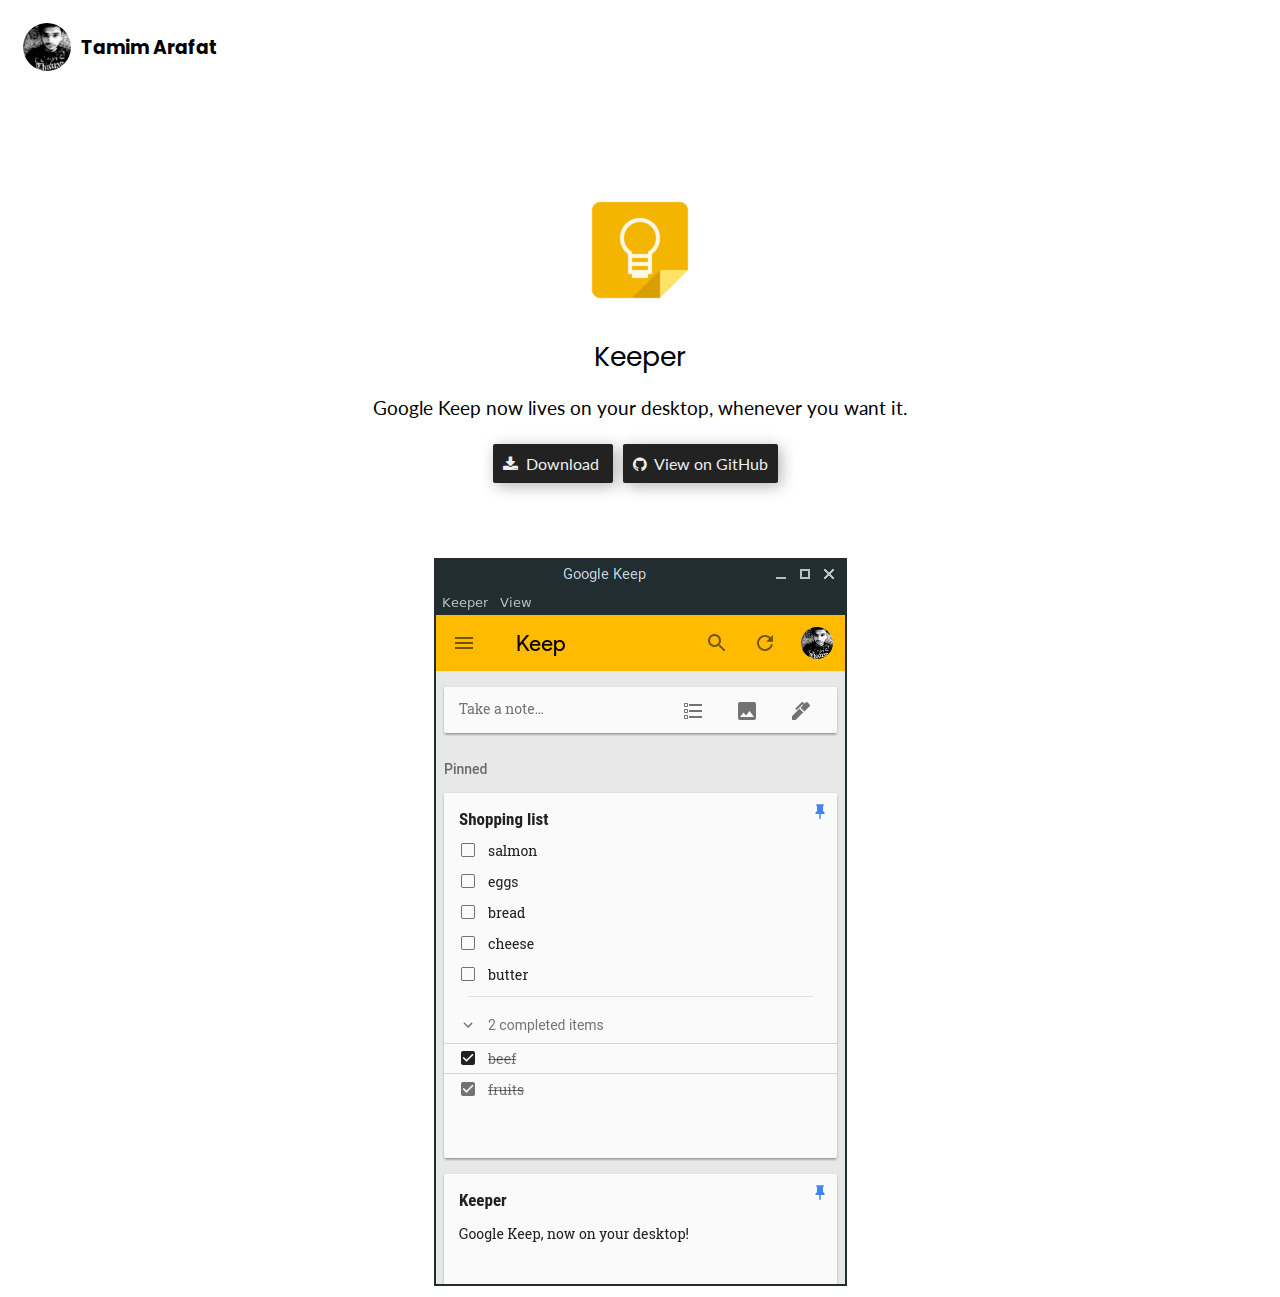
<file: projects/keeper.html>
<!DOCTYPE html>
<html lang="en">

<head>
    <meta charset="UTF-8">
    <meta name="viewport" content="width=device-width, initial-scale=1.0">
    <meta http-equiv="X-UA-Compatible" content="ie=edge">
    <!-- <script src='https://cdnjs.cloudflare.com/ajax/libs/jquery/3.3.1/jquery.min.js'></script> -->
    <link rel='stylesheet' href='https://cdnjs.cloudflare.com/ajax/libs/font-awesome/4.7.0/css/font-awesome.min.css' />
    <link rel="stylesheet" href="../css/project.min.css">
    <title>Keeper - Tamim Arafat</title>
</head>

<body>
    <div class="topNav">
        <a href="/index.html" class="navHeaderLink">
            <div class="navHeader">
                <img class="topImage" src="/res/me.png" alt="tamim" aria-hidden="true" height="48px" width="48px">
                <span class="topName">Tamim Arafat</span>
            </div>
        </a>
    </div>

    <div class="projectContainer">
        <div class="projectLogo">
            <img src="/res/keeper-logo.png" alt="keeper-logo">
        </div>
        <div class="projectName">Keeper</div>
        <div class="projectDesc">Google Keep now lives on your desktop, whenever you want it.</div>
        <div class="projectButtons">
            <a href="https://github.com/arafatamim/keeper/releases/latest" id="btnDownload">
                <i class="fa fa-download"></i>&nbsp;&nbsp;Download
            </a>
            <a href="https://github.com/arafatamim/keeper/" id="btnGitHub">
                <i class="fa fa-github"></i>&nbsp;&nbsp;View on GitHub
            </a>
        </div>
        <div class="projectImages">
            <img src="/res/keeper.png" alt="keeper">
        </div>
    </div>
</body>

</html>
</file>
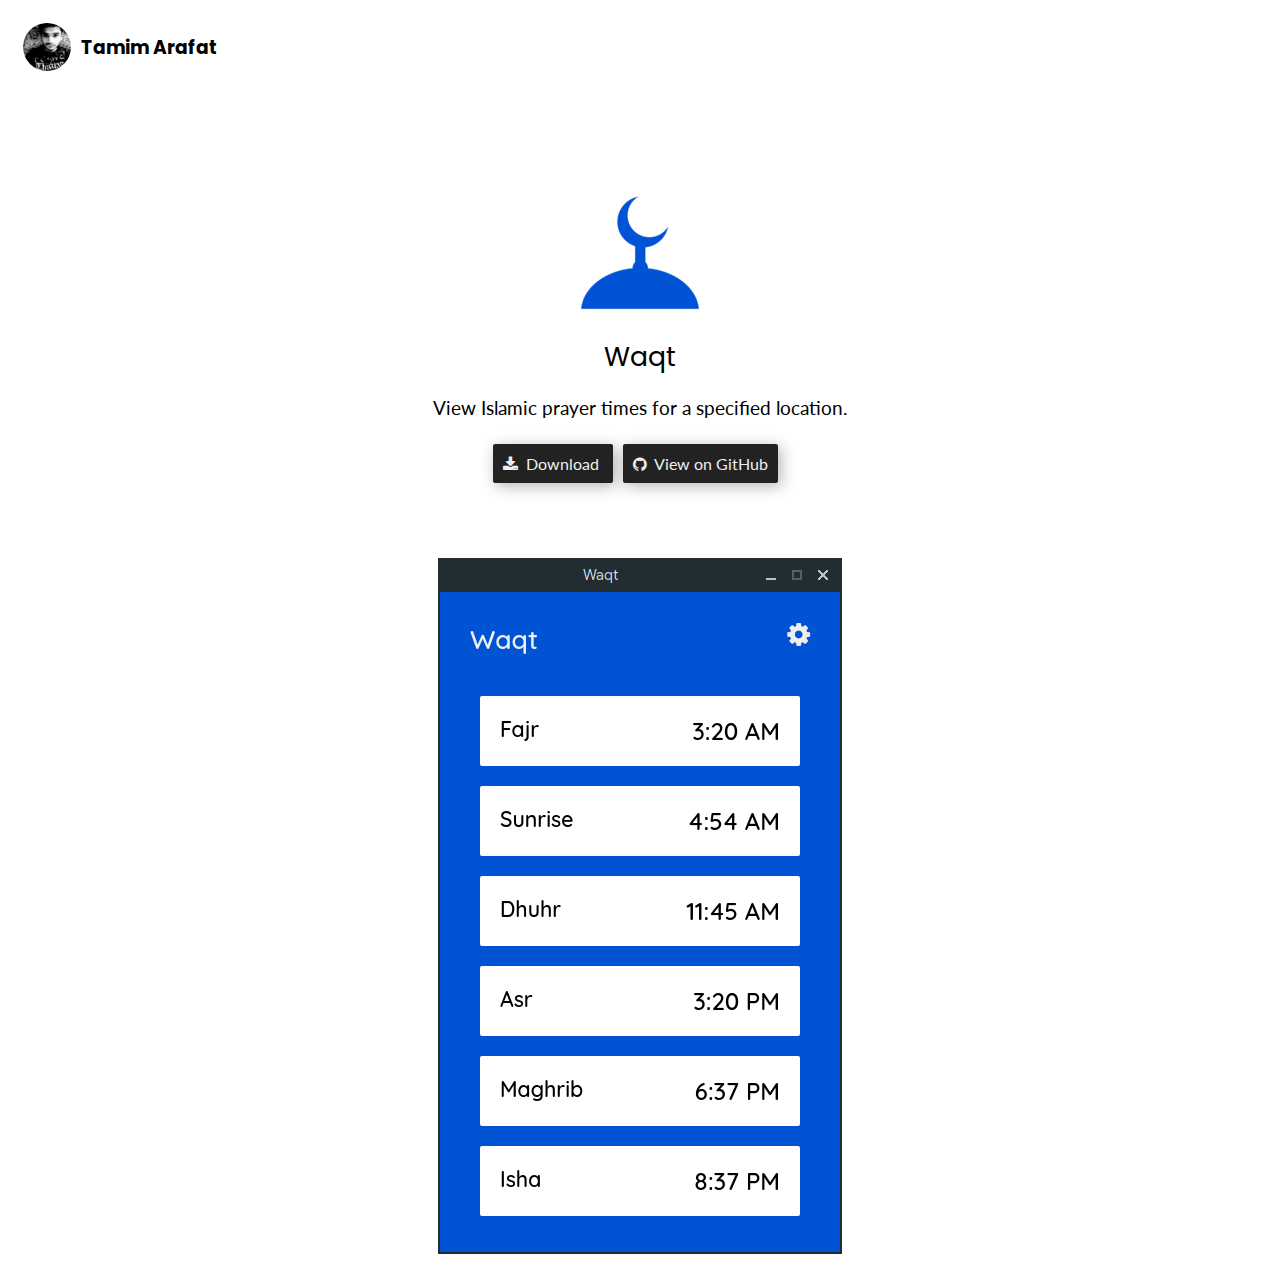
<file: projects/waqt.html>
<!DOCTYPE html>
<html lang="en">

<head>
    <meta charset="UTF-8">
    <meta name="viewport" content="width=device-width, initial-scale=1.0">
    <meta http-equiv="X-UA-Compatible" content="ie=edge">
    <!-- <script src='https://cdnjs.cloudflare.com/ajax/libs/jquery/3.3.1/jquery.min.js'></script> -->
    <link rel='stylesheet' href='https://cdnjs.cloudflare.com/ajax/libs/font-awesome/4.7.0/css/font-awesome.min.css' />
    <link rel="stylesheet" href="../css/project.min.css">
    <title>Waqt - Tamim Arafat</title>
</head>

<body>
    <div class="topNav">
        <a href="/index.html" class="navHeaderLink">
            <div class="navHeader">
                <img class="topImage" src="/res/me.png" alt="tamim" aria-hidden="true" height="48px" width="48px">
                <span class="topName">Tamim Arafat</span>
            </div>
        </a>
    </div>

    <div class="projectContainer">
        <div class="projectLogo">
            <img src="/res/waqt-logo.png" alt="waqt-logo">
        </div>
        <div class="projectName">Waqt</div>
        <div class="projectDesc">View Islamic prayer times for a specified location.</div>
        <div class="projectButtons">
            <a href="https://github.com/arafatamim/waqt/releases/latest" id="btnDownload">
                <i class="fa fa-download"></i>&nbsp;&nbsp;Download
            </a>
            <a href="https://github.com/arafatamim/waqt/" id="btnGitHub">
                <i class="fa fa-github"></i>&nbsp;&nbsp;View on GitHub
            </a>
        </div>
        <div class="projectImages">
            <img src="/res/waqt.png" alt="waqt">
        </div>
    </div>
</body>

</html>
</file>
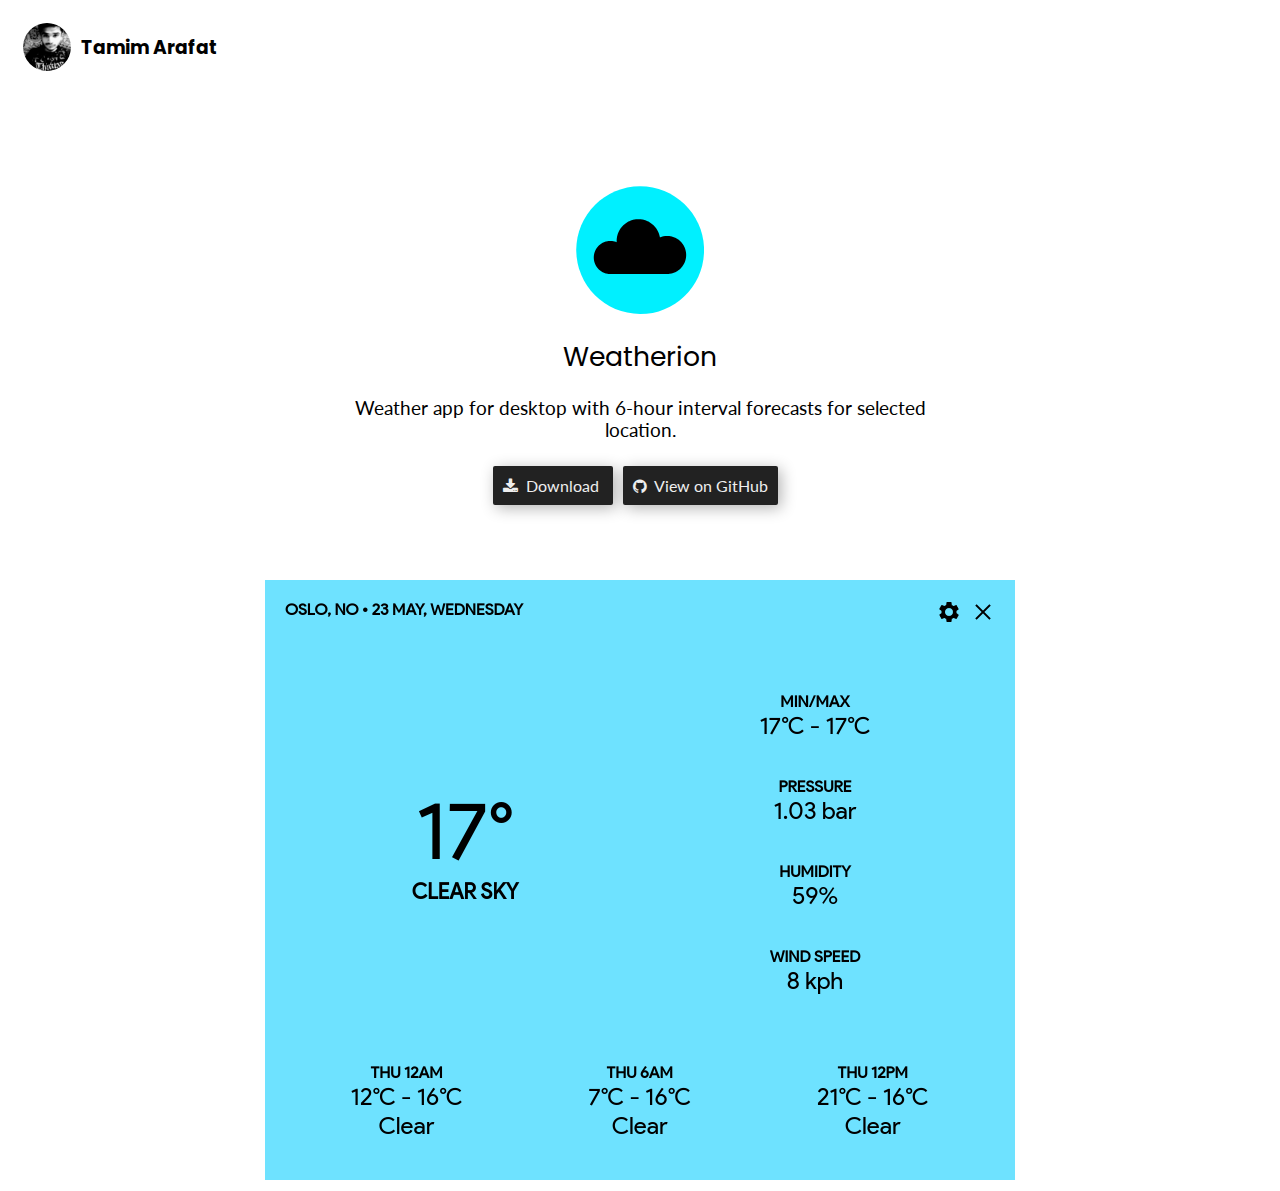
<file: projects/weatherion.html>
<!DOCTYPE html>
<html lang="en">

<head>
    <meta charset="UTF-8">
    <meta name="viewport" content="width=device-width, initial-scale=1.0">
    <meta http-equiv="X-UA-Compatible" content="ie=edge">
    <!-- <script src='https://cdnjs.cloudflare.com/ajax/libs/jquery/3.3.1/jquery.min.js'></script> -->
    <link rel='stylesheet' href='https://cdnjs.cloudflare.com/ajax/libs/font-awesome/4.7.0/css/font-awesome.min.css' />
    <link rel="stylesheet" href="../css/project.min.css">
    <title>Weatherion - Tamim Arafat</title>
</head>

<body>
    <div class="topNav">
        <a href="/index.html" class="navHeaderLink">
            <div class="navHeader">
                <img class="topImage" src="/res/me.png" alt="tamim" aria-hidden="true" height="48px" width="48px">
                <span class="topName">Tamim Arafat</span>
            </div>
        </a>
    </div>

    <div class="projectContainer">
        <div class="projectLogo">
            <img src="/res/weatherion-logo.png" alt="weatherion-logo">
        </div>
        <div class="projectName">Weatherion</div>
        <div class="projectDesc">Weather app for desktop with 6-hour interval forecasts for selected location.</div>
        <div class="projectButtons">
            <a href="https://github.com/arafatamim/weatherion/releases/latest" id="btnDownload">
                <i class="fa fa-download"></i>&nbsp;&nbsp;Download
            </a>
            <a href="https://github.com/arafatamim/weatherion/" id="btnGitHub">
                <i class="fa fa-github"></i>&nbsp;&nbsp;View on GitHub
            </a>
        </div>
        <div class="projectImages">
            <img src="/res/weatherion.png" alt="weatherion">
        </div>
    </div>
</body>

</html>
</file>
<file: css/project.min.css>
@import url("https://fonts.googleapis.com/css?family=Poppins");@import url("https://fonts.googleapis.com/css?family=Lato");a{text-decoration:none;color:unset}body{font-family:"Lato",sans-serif}.navHeader{padding:15px;display:flex;flex-direction:row;align-items:center}.navHeader>*{margin-right:10px}.topImage{border-radius:50%}.topName{font-family:"Poppins",serif;font-size:14pt;font-weight:bold}.projectContainer{margin-top:100px;display:grid;row-gap:20px;text-align:center}.projectName{font-family:"Poppins",serif;font-size:20pt}.projectDesc{font-size:14pt;margin-left:25%;margin-right:25%}.projectButtons{padding:15px}.projectButtons #btnDownload,.projectButtons #btnGitHub{background-color:#222;color:#eee;padding:10px;border-radius:2px;box-shadow:3px 3px 15px rgba(0,0,0,0.3);transition:0.2s}.projectButtons #btnDownload:hover,.projectButtons #btnGitHub:hover{box-shadow:4px 4px 15px rgba(0,0,0,0.5)}.projectButtons>*{margin-right:10px}.projectImages{margin-top:50px}@media (max-width: 850px){.projectContainer{margin-top:0px;display:grid;row-gap:15px}.projectDesc{margin-left:15px;margin-right:15px}.projectImages{display:none}#btnDownload{display:none}}@media (max-width: 550px){.projectContainer{margin-top:50px;display:grid;row-gap:30px}.projectDesc{margin-left:15px;margin-right:15px}.projectImages{display:none}#btnDownload{display:none}}
/*# sourceMappingURL=project.min.css.map */
</file>
